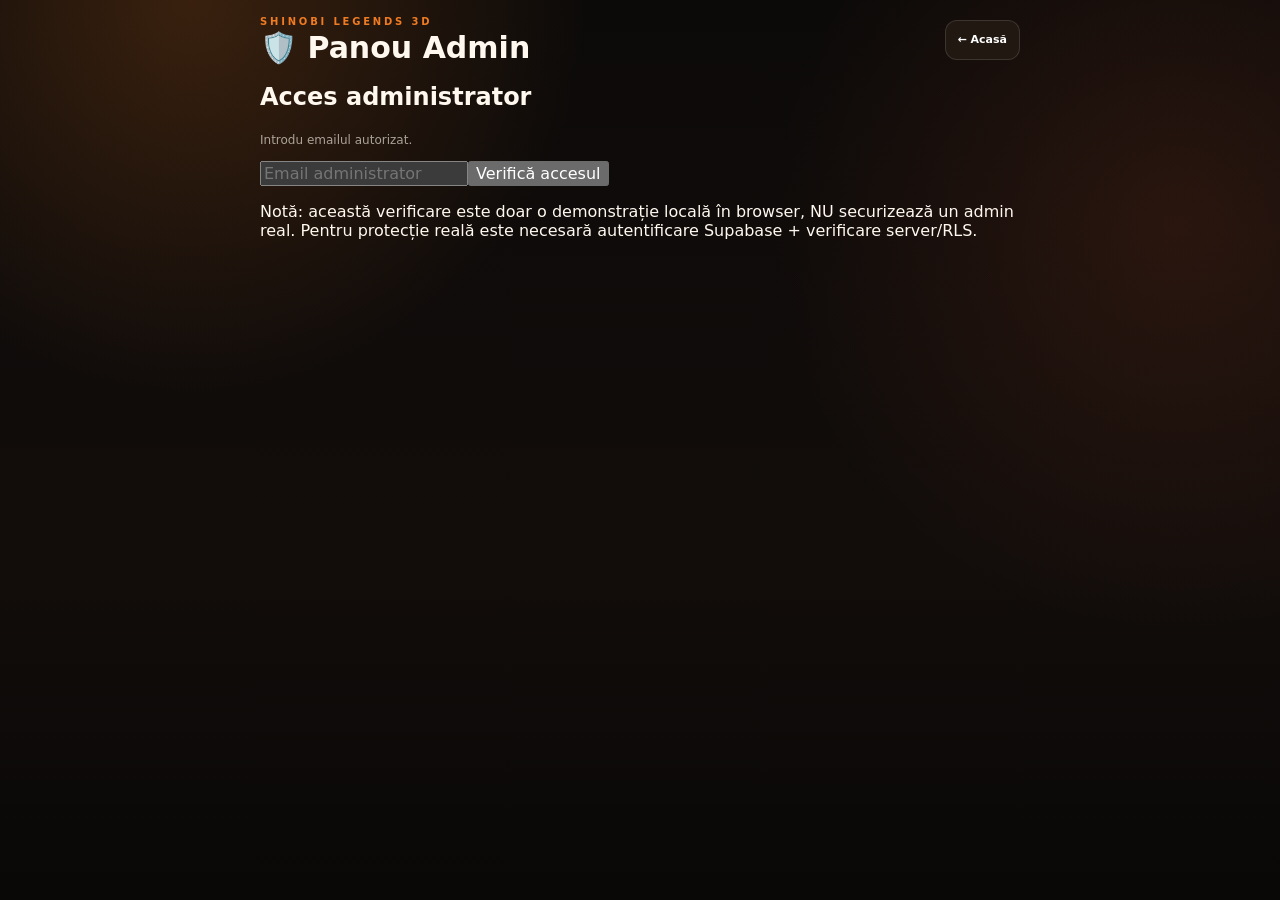
<file: admin.html>
<!doctype html><html lang="ro"><head><meta charset="utf-8"><meta name="viewport" content="width=device-width,initial-scale=1"><title>Panou Admin</title><link rel="stylesheet" href="./style.css"></head><body><main class="app admin-panel"><div class="topbar"><div class="brand"><small>SHINOBI LEGENDS 3D</small><h1>🛡️ Panou Admin</h1></div><a class="quick-tool" href="./index.html">← Acasă</a></div><div class="admin-lock" id="gate"><h2>Acces administrator</h2><p class="muted">Introdu emailul autorizat.</p><input id="email" type="email" placeholder="Email administrator"><button id="login">Verifică accesul</button><p class="admin-warning">Notă: această verificare este doar o demonstrație locală în browser, NU securizează un admin real. Pentru protecție reală este necesară autentificare Supabase + verificare server/RLS.</p></div><section class="admin-content" id="panel" hidden><h2>Bun venit, administrator!</h2><h3>🎵 Muzică meniu</h3><p class="muted">Alege un fișier audio de pe PC (temporar în această sesiune).</p><input id="audioFile" type="file" accept="audio/*"><button id="play">▶ Redă</button><button id="stop">⏹ Oprește</button><audio id="audio" controls style="width:100%;margin-top:12px"></audio><hr><h3>📣 Anunț</h3><textarea id="announcement" rows="3" placeholder="Scrie anunțul..."></textarea><button id="saveAnnouncement">Salvează local</button><p id="saved" class="muted"></p><p class="admin-warning">Setările și anunțurile sunt salvate doar pe acest browser. Nu se sincronizează cu ceilalți jucători fără backend.</p></section></main><script>const allowed='alexandrujoanta6@gmail.com';document.getElementById('login').onclick=()=>{if(document.getElementById('email').value.trim().toLowerCase()===allowed){document.getElementById('gate').hidden=true;document.getElementById('panel').hidden=false;}else alert('Email neautorizat');};const audio=document.getElementById('audio');document.getElementById('audioFile').onchange=e=>{const f=e.target.files[0];if(f)audio.src=URL.createObjectURL(f)};document.getElementById('play').onclick=()=>audio.play();document.getElementById('stop').onclick=()=>{audio.pause();audio.currentTime=0};document.getElementById('saveAnnouncement').onclick=()=>{localStorage.setItem('shinobiAnnouncement',document.getElementById('announcement').value);document.getElementById('saved').textContent='Anunț salvat local.'};</script></body></html>
</file>
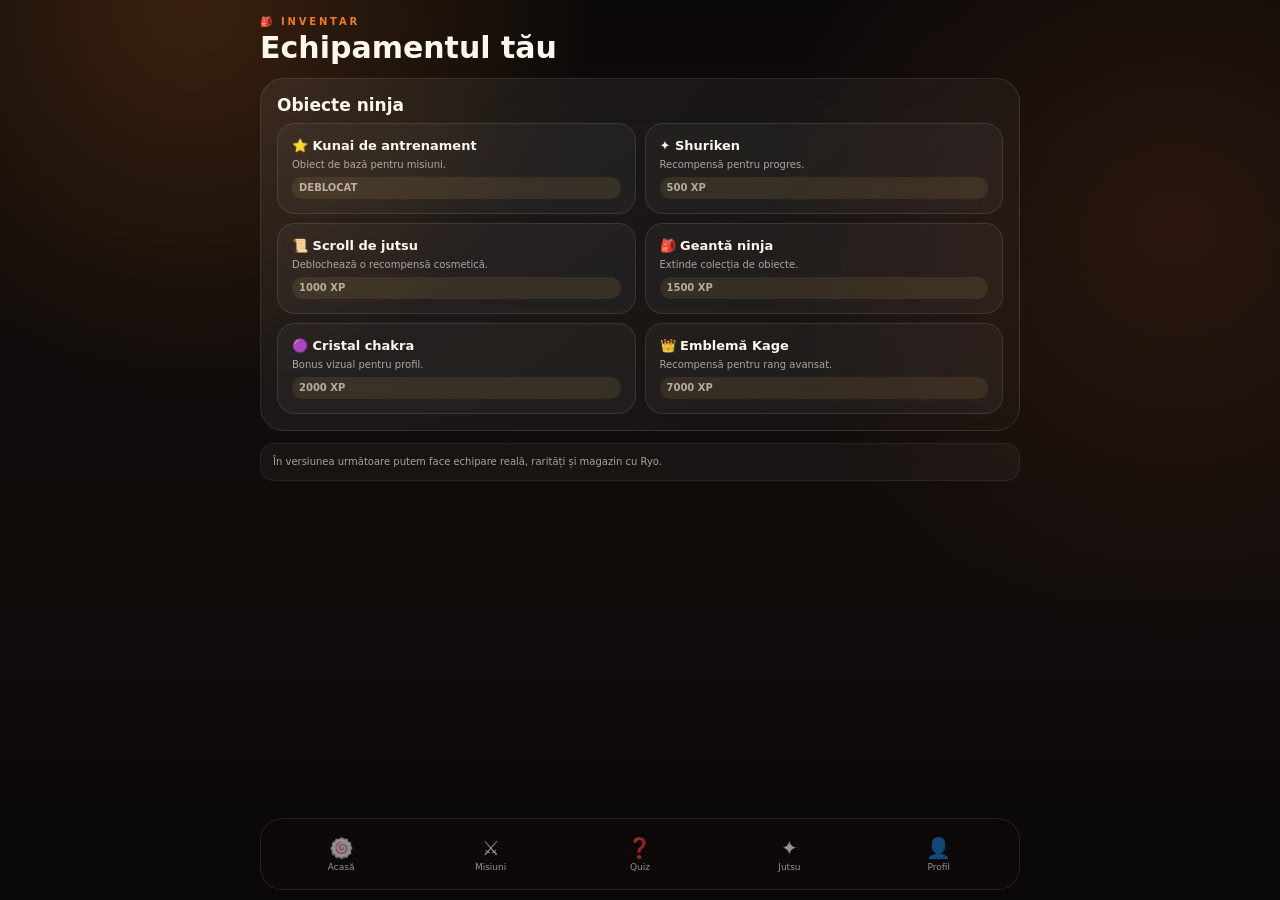
<file: inventory.html>
<!doctype html>
<html lang="ro">
<head>
<meta charset="utf-8">
<meta name="viewport" content="width=device-width,initial-scale=1,maximum-scale=1,user-scalable=no,viewport-fit=cover">
<meta name="theme-color" content="#0c0a09">
<meta name="apple-mobile-web-app-capable" content="yes">
<title>Inventar Ninja</title>
<link rel="manifest" href="./manifest.json">
<link rel="apple-touch-icon" href="./apple-touch-icon.png">
<link rel="stylesheet" href="./style.css?v=9">
</head>
<body>
<main class="app">
  <header class="topbar">
    <div class="brand"><small>🎒 INVENTAR</small><h1>Echipamentul tău</h1></div>
  </header>

  <section class="card">
    <h3>Obiecte ninja</h3>
    <div class="jutsu-grid">
      <div class="jutsu"><strong>⭐ Kunai de antrenament</strong><span>Obiect de bază pentru misiuni.</span><span class="rank-chip">DEBLOCAT</span></div>
      <div class="jutsu"><strong>✦ Shuriken</strong><span>Recompensă pentru progres.</span><span class="rank-chip">500 XP</span></div>
      <div class="jutsu"><strong>📜 Scroll de jutsu</strong><span>Deblochează o recompensă cosmetică.</span><span class="rank-chip">1000 XP</span></div>
      <div class="jutsu"><strong>🎒 Geantă ninja</strong><span>Extinde colecția de obiecte.</span><span class="rank-chip">1500 XP</span></div>
      <div class="jutsu"><strong>🟣 Cristal chakra</strong><span>Bonus vizual pentru profil.</span><span class="rank-chip">2000 XP</span></div>
      <div class="jutsu"><strong>👑 Emblemă Kage</strong><span>Recompensă pentru rang avansat.</span><span class="rank-chip">7000 XP</span></div>
    </div>
  </section>

  <p class="notice">În versiunea următoare putem face echipare reală, rarități și magazin cu Ryo.</p>
</main>

<nav class="bottom-nav">
  <button type="button" class="nav-item" data-page="index.html"><span class="nav-icon">🍥</span><span>Acasă</span></button>
  <button type="button" class="nav-item" data-page="missions.html"><span class="nav-icon">⚔️</span><span>Misiuni</span></button>
  <button type="button" class="nav-item" data-page="quiz.html"><span class="nav-icon">❓</span><span>Quiz</span></button>
  <button type="button" class="nav-item" data-page="jutsu.html"><span class="nav-icon">✦</span><span>Jutsu</span></button>
  <button type="button" class="nav-item" data-page="profile.html"><span class="nav-icon">👤</span><span>Profil</span></button>
</nav>
<script src="./app.js?v=9"></script>
</body>
</html>
</file>
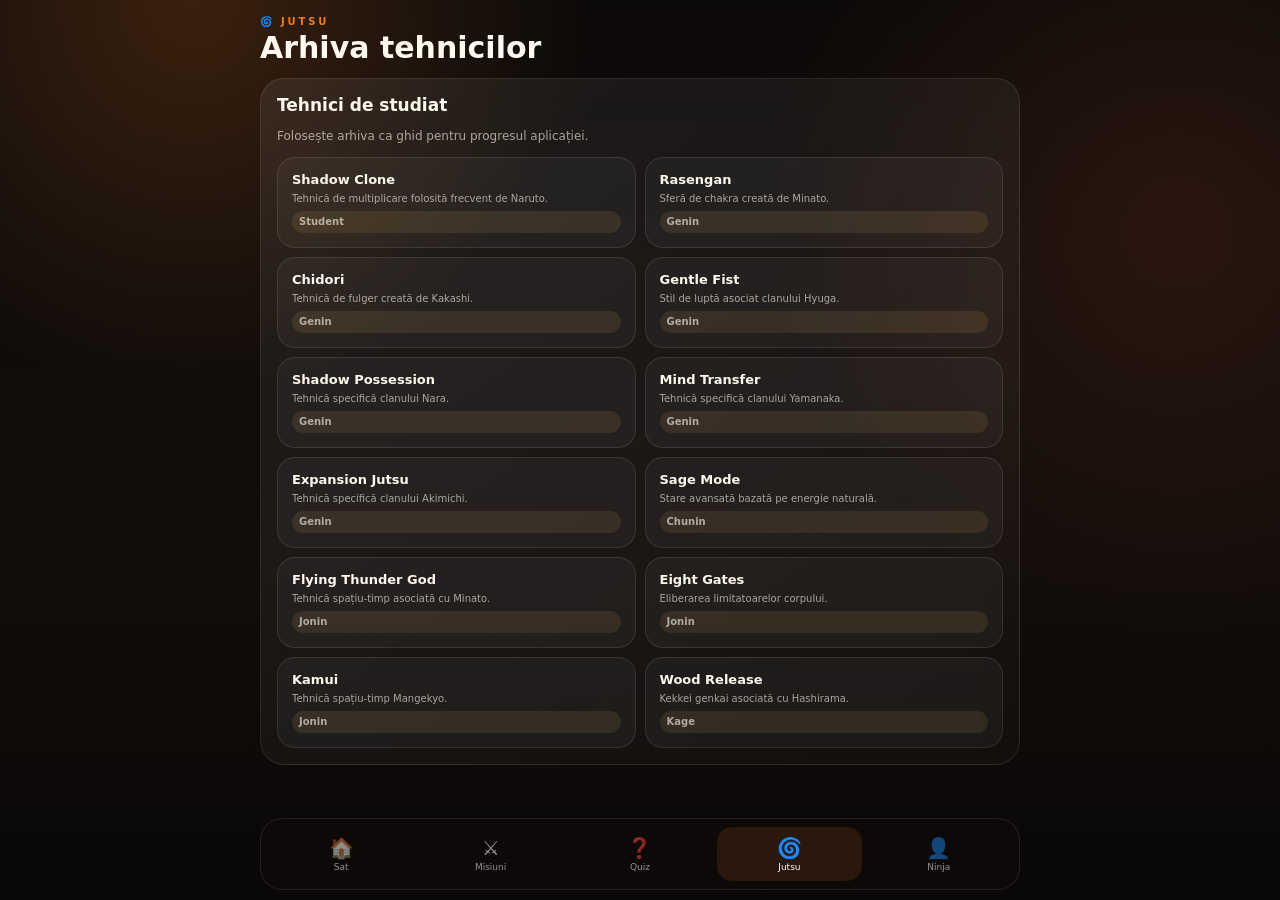
<file: jutsu.html>
<!doctype html>
<html lang="ro">
<head>
<meta charset="utf-8">
<meta name="viewport" content="width=device-width,initial-scale=1,maximum-scale=1,user-scalable=no,viewport-fit=cover">
<meta name="theme-color" content="#0c0a09">
<meta name="apple-mobile-web-app-capable" content="yes">
<meta name="apple-mobile-web-app-status-bar-style" content="black-translucent">
<meta name="apple-mobile-web-app-title" content="Naruto Quiz">
<title>Jutsu</title>
<link rel="manifest" href="./manifest.json">
<link rel="apple-touch-icon" href="./apple-touch-icon.png">
<link rel="stylesheet" href="./style.css?v=9">
</head>
<body>

<main class="app">
  <header class="topbar"><div class="brand"><small>🌀 JUTSU</small><h1>Arhiva tehnicilor</h1></div></header>
  <section class="card">
    <h3>Tehnici de studiat</h3>
    <p class="muted">Folosește arhiva ca ghid pentru progresul aplicației.</p>
    <div class="jutsu-grid" id="jutsuGrid"></div>
  </section>
</main>

<script>
document.addEventListener("DOMContentLoaded",()=>{
  const list=[
    ["Shadow Clone","Tehnică de multiplicare folosită frecvent de Naruto.","Student"],
    ["Rasengan","Sferă de chakra creată de Minato.","Genin"],
    ["Chidori","Tehnică de fulger creată de Kakashi.","Genin"],
    ["Gentle Fist","Stil de luptă asociat clanului Hyuga.","Genin"],
    ["Shadow Possession","Tehnică specifică clanului Nara.","Genin"],
    ["Mind Transfer","Tehnică specifică clanului Yamanaka.","Genin"],
    ["Expansion Jutsu","Tehnică specifică clanului Akimichi.","Genin"],
    ["Sage Mode","Stare avansată bazată pe energie naturală.","Chunin"],
    ["Flying Thunder God","Tehnică spațiu-timp asociată cu Minato.","Jonin"],
    ["Eight Gates","Eliberarea limitatoarelor corpului.","Jonin"],
    ["Kamui","Tehnică spațiu-timp Mangekyo.","Jonin"],
    ["Wood Release","Kekkei genkai asociată cu Hashirama.","Kage"]
  ];
  const grid=document.getElementById("jutsuGrid");
  list.forEach(x=>{
    const d=document.createElement("div");d.className="jutsu";
    d.innerHTML="<strong>"+x[0]+"</strong><span>"+x[1]+"</span><span class='rank-chip'>"+x[2]+"</span>";
    grid.appendChild(d);
  });
});
</script>


<nav class="bottom-nav">
  <button type="button" class="nav-item " data-page="index.html"><span class="nav-icon">🏠</span><span>Sat</span></button>
  <button type="button" class="nav-item " data-page="missions.html"><span class="nav-icon">⚔️</span><span>Misiuni</span></button>
  <button type="button" class="nav-item " data-page="quiz.html"><span class="nav-icon">❓</span><span>Quiz</span></button>
  <button type="button" class="nav-item active" data-page="jutsu.html"><span class="nav-icon">🌀</span><span>Jutsu</span></button>
  <button type="button" class="nav-item " data-page="profile.html"><span class="nav-icon">👤</span><span>Ninja</span></button>
</nav>

<script src="./app.js?v=9"></script>
</body>
</html>
</file>
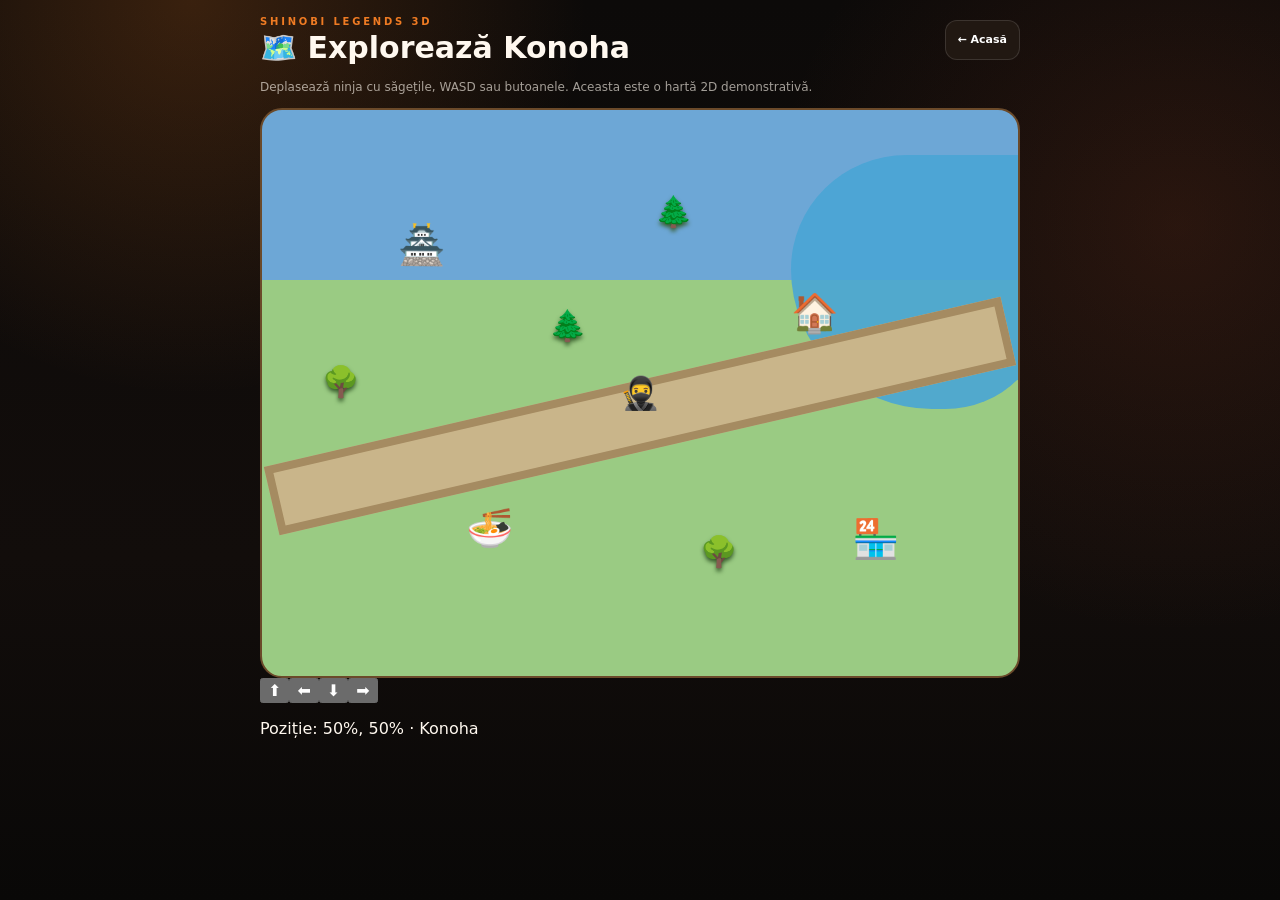
<file: map.html>
<!doctype html><html lang="ro"><head><meta charset="utf-8"><meta name="viewport" content="width=device-width,initial-scale=1"><title>Explorează Konoha</title><link rel="stylesheet" href="./style.css"></head><body><main class="app explore-wrap"><div class="topbar"><div class="brand"><small>SHINOBI LEGENDS 3D</small><h1>🗺️ Explorează Konoha</h1></div><a class="quick-tool" href="./index.html">← Acasă</a></div><p class="muted">Deplasează ninja cu săgețile, WASD sau butoanele. Aceasta este o hartă 2D demonstrativă.</p><div class="explore-map" id="map"><div class="map-water"></div><div class="map-road"></div><span class="map-building" style="left:18%;top:20%">🏯</span><span class="map-building" style="left:70%;top:32%">🏠</span><span class="map-building" style="left:27%;top:70%">🍜</span><span class="map-building" style="left:78%;top:72%">🏪</span><span class="map-tree" style="left:8%;top:45%">🌳</span><span class="map-tree" style="left:52%;top:15%">🌲</span><span class="map-tree" style="left:58%;top:75%">🌳</span><span class="map-tree" style="left:38%;top:35%">🌲</span><span id="player" class="player-token">🥷</span></div><div class="map-controls"><button data-move="up">⬆️</button><button data-move="left">⬅️</button><button data-move="down">⬇️</button><button data-move="right">➡️</button></div><p class="map-note" id="coords">Poziție: 50%, 50% · Konoha</p></main><script>let x=50,y=50;const p=document.getElementById('player'),c=document.getElementById('coords');function move(dx,dy){x=Math.max(4,Math.min(96,x+dx));y=Math.max(5,Math.min(95,y+dy));p.style.left=x+'%';p.style.top=y+'%';c.textContent='Poziție: '+Math.round(x)+'%, '+Math.round(y)+'% · Konoha'}document.querySelectorAll('[data-move]').forEach(b=>b.onclick=()=>{let d=b.dataset.move;move(d==='left'?-3:d==='right'?3:0,d==='up'?-3:d==='down'?3:0)});document.addEventListener('keydown',e=>{let k=e.key.toLowerCase();if(['arrowup','w'].includes(k))move(0,-2);if(['arrowdown','s'].includes(k))move(0,2);if(['arrowleft','a'].includes(k))move(-2,0);if(['arrowright','d'].includes(k))move(2,0)});</script></body></html>
</file>
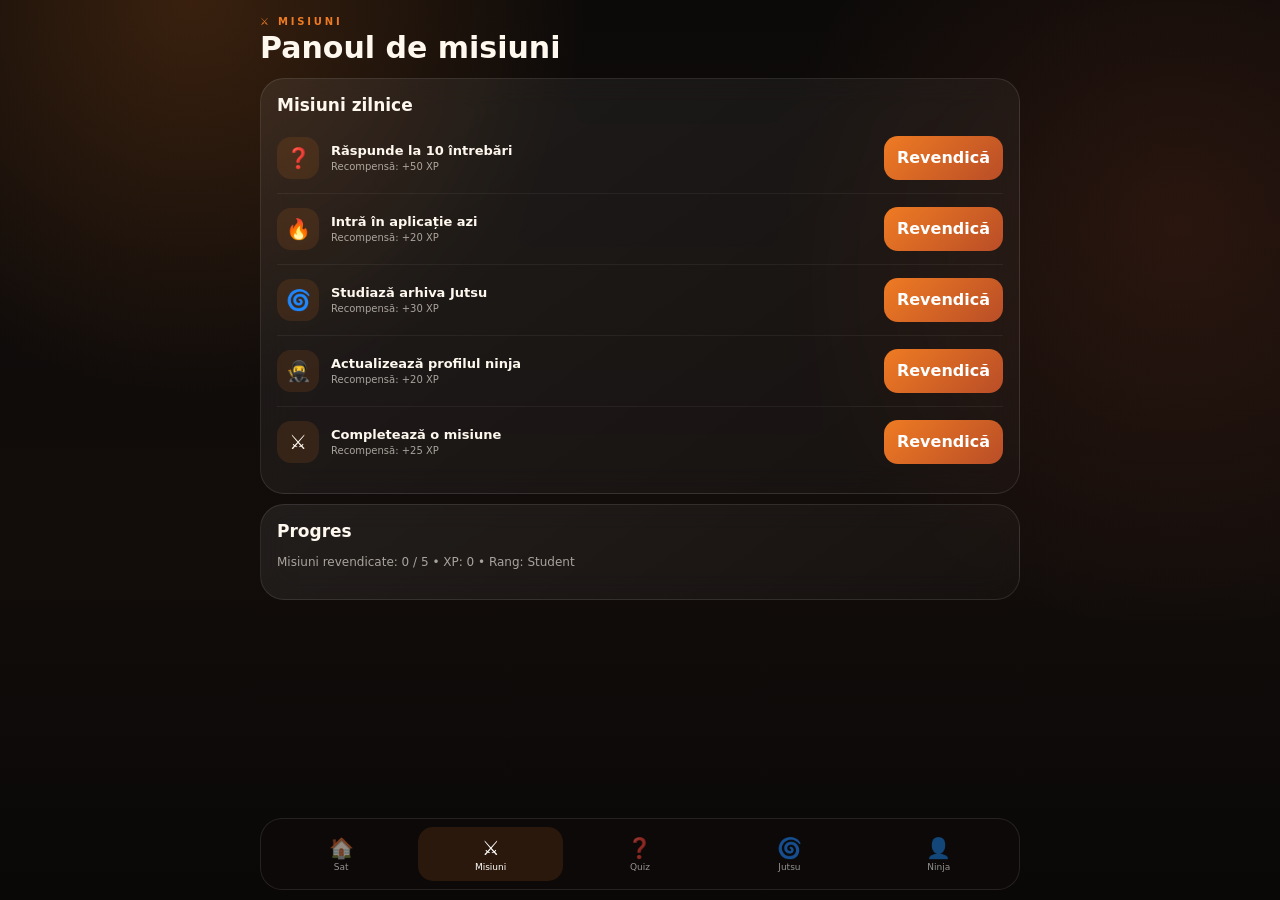
<file: missions.html>
<!doctype html>
<html lang="ro">
<head>
<meta charset="utf-8">
<meta name="viewport" content="width=device-width,initial-scale=1,maximum-scale=1,user-scalable=no,viewport-fit=cover">
<meta name="theme-color" content="#0c0a09">
<meta name="apple-mobile-web-app-capable" content="yes">
<meta name="apple-mobile-web-app-status-bar-style" content="black-translucent">
<meta name="apple-mobile-web-app-title" content="Naruto Quiz">
<title>Misiuni Ninja</title>
<link rel="manifest" href="./manifest.json">
<link rel="apple-touch-icon" href="./apple-touch-icon.png">
<link rel="stylesheet" href="./style.css?v=9">
</head>
<body>

<main class="app">
  <header class="topbar"><div class="brand"><small>⚔️ MISIUNI</small><h1>Panoul de misiuni</h1></div></header>
  <section class="card"><h3>Misiuni zilnice</h3><div id="missionList"></div></section>
  <section class="card"><h3>Progres</h3><p class="muted" id="missionStats"></p></section>
</main>

<script>
document.addEventListener("DOMContentLoaded",()=>{
  const missions=[
    {icon:"❓",title:"Răspunde la 10 întrebări",reward:50},
    {icon:"🔥",title:"Intră în aplicație azi",reward:20},
    {icon:"🌀",title:"Studiază arhiva Jutsu",reward:30},
    {icon:"🥷",title:"Actualizează profilul ninja",reward:20},
    {icon:"⚔️",title:"Completează o misiune",reward:25}
  ];
  const box=document.getElementById("missionList");
  let done={};try{done=JSON.parse(localStorage.getItem("ninjaDailyMissions")||"{}")}catch(e){}
  function update(){
    const p=NinjaApp.getProfile();
    document.getElementById("missionStats").textContent="Misiuni revendicate: "+Object.keys(done).filter(k=>done[k]).length+" / "+missions.length+" • XP: "+p.xp+" • Rang: "+p.rank;
  }
  missions.forEach((m,i)=>{
    const row=document.createElement("div");row.className="mission";
    row.innerHTML='<div class="mission-icon">'+m.icon+'</div><div class="mission-copy"><strong>'+m.title+'</strong><span>Recompensă: +'+m.reward+' XP</span></div><button class="'+(done[i]?'ghost-btn':'primary-btn')+'" type="button">'+(done[i]?'Gata ✓':'Revendică')+'</button>';
    const b=row.querySelector("button");b.disabled=!!done[i];
    b.addEventListener("click",()=>{
      if(done[i])return;
      done[i]=true;localStorage.setItem("ninjaDailyMissions",JSON.stringify(done));
      const p=NinjaApp.getProfile();p.xp+=m.reward;p.rank=NinjaApp.rankFromXP(p.xp);p.missionsDone=(p.missionsDone||0)+1;NinjaApp.saveProfile(p);
      b.textContent="Gata ✓";b.className="ghost-btn";b.disabled=true;update();
    });
    box.appendChild(row);
  });
  update();
});
</script>


<nav class="bottom-nav">
  <button type="button" class="nav-item " data-page="index.html"><span class="nav-icon">🏠</span><span>Sat</span></button>
  <button type="button" class="nav-item active" data-page="missions.html"><span class="nav-icon">⚔️</span><span>Misiuni</span></button>
  <button type="button" class="nav-item " data-page="quiz.html"><span class="nav-icon">❓</span><span>Quiz</span></button>
  <button type="button" class="nav-item " data-page="jutsu.html"><span class="nav-icon">🌀</span><span>Jutsu</span></button>
  <button type="button" class="nav-item " data-page="profile.html"><span class="nav-icon">👤</span><span>Ninja</span></button>
</nav>

<script src="./app.js?v=9"></script>
</body>
</html>
</file>
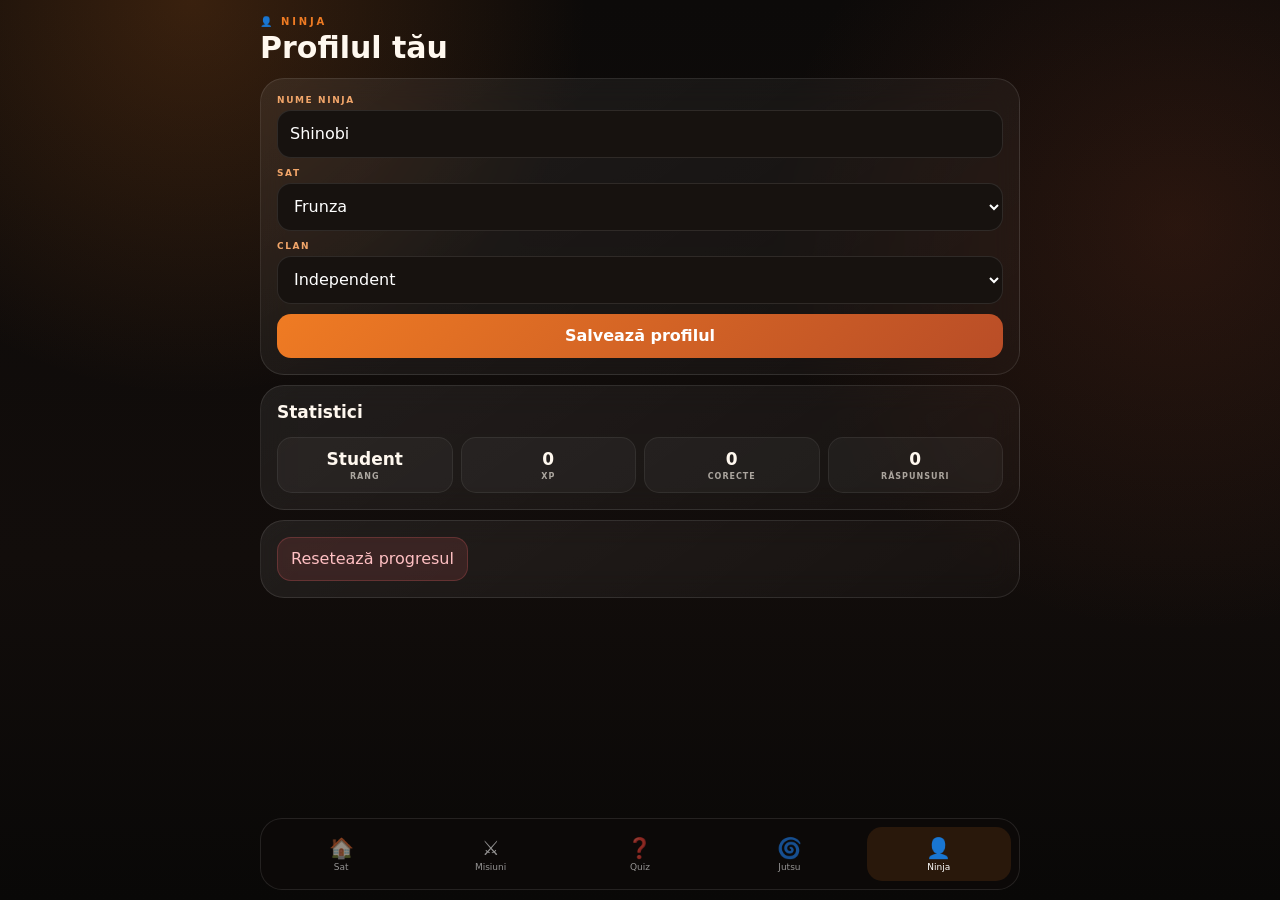
<file: profile.html>
<!doctype html>
<html lang="ro">
<head>
<meta charset="utf-8">
<meta name="viewport" content="width=device-width,initial-scale=1,maximum-scale=1,user-scalable=no,viewport-fit=cover">
<meta name="theme-color" content="#0c0a09">
<meta name="apple-mobile-web-app-capable" content="yes">
<meta name="apple-mobile-web-app-status-bar-style" content="black-translucent">
<meta name="apple-mobile-web-app-title" content="Naruto Quiz">
<title>Profil Ninja</title>
<link rel="manifest" href="./manifest.json">
<link rel="apple-touch-icon" href="./apple-touch-icon.png">
<link rel="stylesheet" href="./style.css?v=9">
</head>
<body>

<main class="app">
  <header class="topbar"><div class="brand"><small>👤 NINJA</small><h1>Profilul tău</h1></div></header>

  <section class="card">
    <div class="profile-form">
      <div class="field"><label>NUME NINJA</label><input id="ninjaName" maxlength="24" placeholder="Shinobi"></div>
      <div class="field"><label>SAT</label>
        <select id="village"><option>Frunza</option><option>Nisip</option><option>Ceață</option><option>Nor</option><option>Piatră</option><option>Ploaie</option></select>
      </div>
      <div class="field"><label>CLAN</label>
        <select id="clan"><option>Independent</option><option>Uzumaki</option><option>Uchiha</option><option>Hyuga</option><option>Nara</option><option>Yamanaka</option><option>Akimichi</option><option>Aburame</option><option>Inuzuka</option></select>
      </div>
      <button id="saveProfile" class="primary-btn" type="button">Salvează profilul</button>
    </div>
  </section>

  <section class="card">
    <h3>Statistici</h3>
    <div class="stats">
      <div class="stat"><strong id="pRank">Student</strong><span>RANG</span></div>
      <div class="stat"><strong id="pXP">0</strong><span>XP</span></div>
      <div class="stat"><strong id="pCorrect">0</strong><span>CORECTE</span></div>
      <div class="stat"><strong id="pAnswered">0</strong><span>RĂSPUNSURI</span></div>
    </div>
  </section>

  <section class="card"><button id="resetProfile" class="danger-btn" type="button">Resetează progresul</button></section>
</main>

<script>
document.addEventListener("DOMContentLoaded",()=>{
  const n=document.getElementById("ninjaName"),v=document.getElementById("village"),c=document.getElementById("clan");
  function load(){
    const p=NinjaApp.getProfile();
    n.value=p.ninjaName;v.value=p.village;c.value=p.clan;
    document.getElementById("pRank").textContent=p.rank;
    document.getElementById("pXP").textContent=p.xp;
    document.getElementById("pCorrect").textContent=p.quizCorrect||0;
    document.getElementById("pAnswered").textContent=p.quizAnswered||0;
  }
  document.getElementById("saveProfile").addEventListener("click",()=>{
    const p=NinjaApp.getProfile();
    p.ninjaName=n.value.trim()||"Shinobi";p.village=v.value;p.clan=c.value;
    NinjaApp.saveProfile(p);alert("Profil salvat 🥷");load();
  });
  document.getElementById("resetProfile").addEventListener("click",()=>{
    if(confirm("Resetezi tot progresul?")){
      localStorage.removeItem("ninjaProfile");
      localStorage.removeItem("ninjaDailyMissions");
      load();
    }
  });
  load();
});
</script>


<nav class="bottom-nav">
  <button type="button" class="nav-item " data-page="index.html"><span class="nav-icon">🏠</span><span>Sat</span></button>
  <button type="button" class="nav-item " data-page="missions.html"><span class="nav-icon">⚔️</span><span>Misiuni</span></button>
  <button type="button" class="nav-item " data-page="quiz.html"><span class="nav-icon">❓</span><span>Quiz</span></button>
  <button type="button" class="nav-item " data-page="jutsu.html"><span class="nav-icon">🌀</span><span>Jutsu</span></button>
  <button type="button" class="nav-item active" data-page="profile.html"><span class="nav-icon">👤</span><span>Ninja</span></button>
</nav>

<script src="./app.js?v=9"></script>
</body>
</html>
</file>
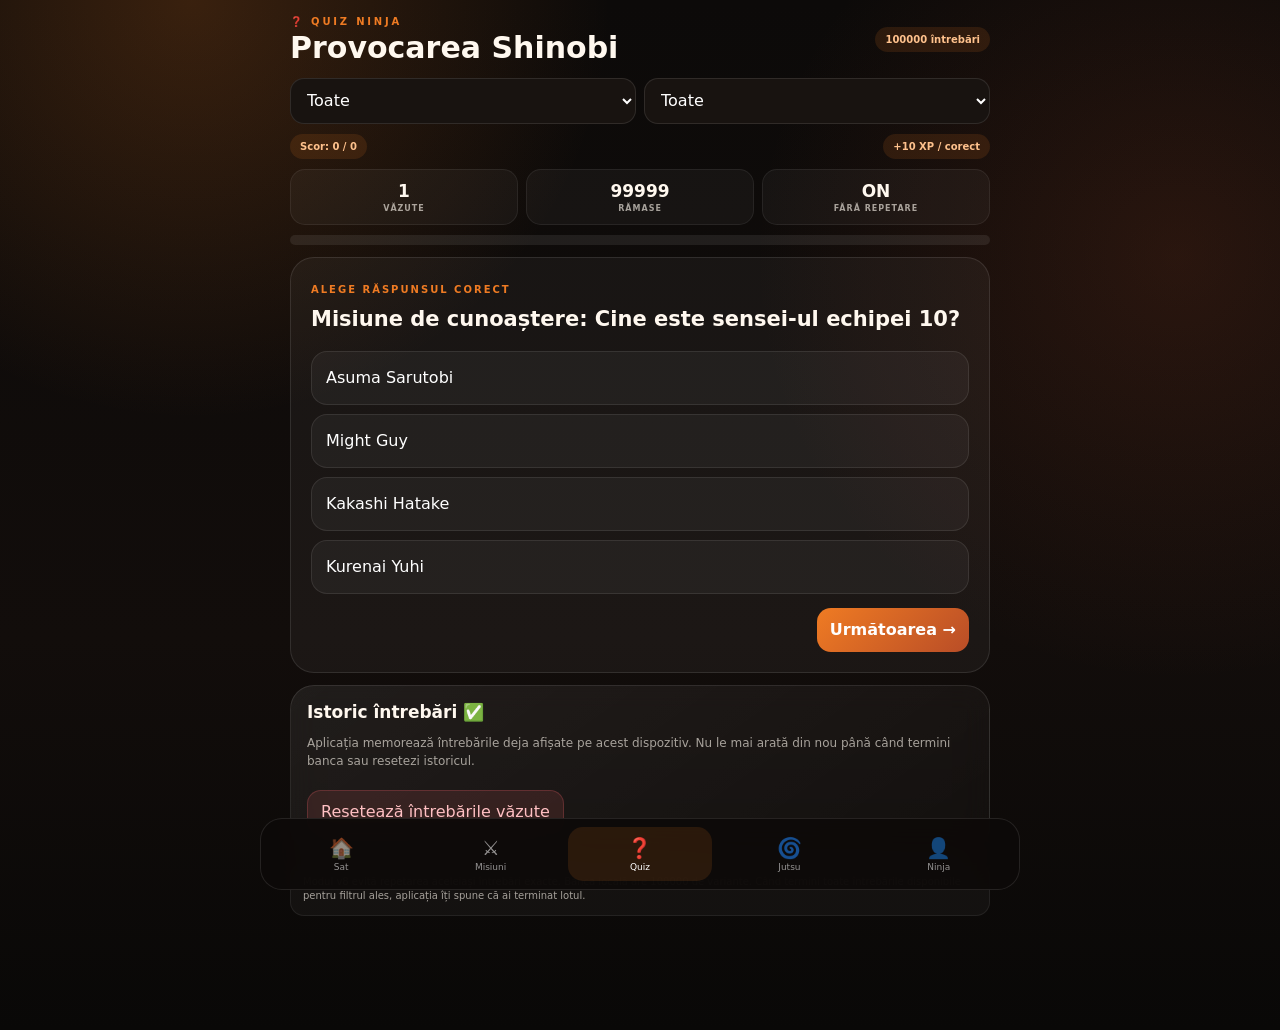
<file: quiz.html>
<!doctype html>
<html lang="ro">
<head>
<meta charset="utf-8">
<meta name="viewport" content="width=device-width,initial-scale=1,maximum-scale=1,user-scalable=no,viewport-fit=cover">
<meta name="theme-color" content="#0c0a09">
<meta name="apple-mobile-web-app-capable" content="yes">
<meta name="apple-mobile-web-app-status-bar-style" content="black-translucent">
<meta name="apple-mobile-web-app-title" content="Naruto Quiz">
<title>Quiz Ninja</title>
<link rel="manifest" href="./manifest.json">
<link rel="apple-touch-icon" href="./apple-touch-icon.png">
<link rel="stylesheet" href="./style.css?v=9">
</head>
<body>

<main class="app quiz-shell">
  <header class="topbar">
    <div class="brand"><small>❓ QUIZ NINJA</small><h1>Provocarea Shinobi</h1></div>
    <div class="quiz-badge"><span id="bankCount">0</span> întrebări</div>
  </header>

  <div class="filters">
    <select id="categoryFilter" class="select"></select>
    <select id="difficultyFilter" class="select">
      <option>Toate</option><option>Ușor</option><option>Mediu</option><option>Greu</option>
    </select>
  </div>

  <div class="quiz-top">
    <span class="quiz-badge">Scor: <strong id="quizScore">0 / 0</strong></span>
    <span class="quiz-badge">+10 XP / corect</span>
  </div>

  <div
    style="
      display:grid;
      grid-template-columns:repeat(3,minmax(0,1fr));
      gap:8px;
      margin-bottom:10px
    "
  >
    <div class="stat">
      <strong id="seenCount">0</strong>
      <span>VĂZUTE</span>
    </div>

    <div class="stat">
      <strong id="remainingCount">0</strong>
      <span>RĂMASE</span>
    </div>

    <div class="stat">
      <strong id="uniqueMode">ON</strong>
      <span>FĂRĂ REPETARE</span>
    </div>
  </div>

  <div class="progress"><div id="quizProgress"></div></div>

  <section class="question-card" style="margin-top:12px">
    <span class="kicker">ALEGE RĂSPUNSUL CORECT</span>
    <h2 id="questionText">Se încarcă...</h2>
    <div id="answers" class="answers"></div>
    <div class="quiz-footer">
      <div id="quizMessage" class="quiz-message"></div>
      <button id="nextQuestion" class="primary-btn" type="button">Următoarea →</button>
    </div>
  </section>

  <section class="card" style="margin-top:12px">
    <h3>Istoric întrebări ✅</h3>

    <p class="muted">
      Aplicația memorează întrebările deja afișate pe acest dispozitiv.
      Nu le mai arată din nou până când termini banca sau resetezi istoricul.
    </p>

    <button
      id="resetQuestionHistory"
      class="danger-btn"
      type="button"
      style="margin-top:8px"
    >
      Resetează întrebările văzute
    </button>
  </section>

  <p class="notice">
    Modul v8 evită repetarea aceleiași întrebări exacte. Banca locală are 100000 de variante.
    Când termini toate întrebările disponibile pentru filtrul ales, aplicația îți spune că ai terminat lotul.
  </p>
</main>
<script src="./questions.js?v=9"></script>
<script src="./quiz.js?v=9"></script>


<nav class="bottom-nav">
  <button type="button" class="nav-item " data-page="index.html"><span class="nav-icon">🏠</span><span>Sat</span></button>
  <button type="button" class="nav-item " data-page="missions.html"><span class="nav-icon">⚔️</span><span>Misiuni</span></button>
  <button type="button" class="nav-item active" data-page="quiz.html"><span class="nav-icon">❓</span><span>Quiz</span></button>
  <button type="button" class="nav-item " data-page="jutsu.html"><span class="nav-icon">🌀</span><span>Jutsu</span></button>
  <button type="button" class="nav-item " data-page="profile.html"><span class="nav-icon">👤</span><span>Ninja</span></button>
</nav>

<script src="./app.js?v=9"></script>
</body>
</html>
</file>
<file: style.css>
:root{
  --bg:#0c0a09;
  --panel:#17120f;
  --panel2:#211812;
  --line:rgba(255,255,255,.10);
  --text:#fff8ef;
  --muted:rgba(255,248,239,.62);
  --accent:#ef7b23;
  --accent2:#b94d27;
  --gold:#f0c765;
  --green:#5fd68a;
  --red:#ee6269;
}
*{box-sizing:border-box}
html{background:var(--bg);color-scheme:dark}
body{
  margin:0;
  min-height:100vh;
  min-height:100dvh;
  color:var(--text);
  background:
    radial-gradient(circle at 15% 0%,rgba(239,123,35,.20),transparent 28%),
    radial-gradient(circle at 92% 25%,rgba(185,77,39,.16),transparent 30%),
    linear-gradient(180deg,#0c0a09,#120d0b 62%,#090807);
  font-family:Inter,system-ui,-apple-system,BlinkMacSystemFont,"Segoe UI",sans-serif;
  -webkit-tap-highlight-color:transparent;
}
button,input,select{font:inherit}
button{touch-action:manipulation}
a{color:inherit}
.app{
  width:min(calc(100% - 24px),760px);
  margin:0 auto;
  padding:calc(env(safe-area-inset-top) + 16px) 0 calc(104px + env(safe-area-inset-bottom));
}
.topbar{
  display:flex;align-items:center;justify-content:space-between;gap:12px;margin-bottom:14px
}
.brand{min-width:0}
.brand small{
  display:block;color:var(--accent);font-size:10px;font-weight:900;letter-spacing:2.8px
}
.brand h1{margin:5px 0 0;font-size:30px;line-height:1.05}
.hero,.card{
  border:1px solid var(--line);
  border-radius:24px;
  background:linear-gradient(145deg,rgba(255,255,255,.07),rgba(255,255,255,.025));
  backdrop-filter:blur(14px);
  -webkit-backdrop-filter:blur(14px);
}
.hero{position:relative;overflow:hidden;padding:20px}
.hero:before{
  content:"";position:absolute;width:180px;height:180px;right:-80px;top:-85px;border-radius:50%;
  background:rgba(239,123,35,.18);filter:blur(12px)
}
.kicker{color:var(--accent);font-size:10px;font-weight:900;letter-spacing:2px}
.hero h2{margin:8px 0 7px;font-size:26px}
.hero p{margin:0;color:var(--muted);line-height:1.55}
.install-btn,.primary-btn,.ghost-btn,.danger-btn{
  border:0;border-radius:14px;min-height:44px;padding:10px 13px;cursor:pointer
}
.install-btn,.primary-btn{
  background:linear-gradient(135deg,var(--accent),var(--accent2));
  color:white;font-weight:800
}
.ghost-btn{background:rgba(255,255,255,.07);color:white}
.danger-btn{
  background:rgba(238,98,105,.13);color:#ffc0c3;border:1px solid rgba(238,98,105,.24)
}
.stats{
  display:grid;grid-template-columns:repeat(4,minmax(0,1fr));gap:8px;margin-top:15px
}
.stat{
  padding:11px 8px;border:1px solid rgba(255,255,255,.07);border-radius:15px;
  background:rgba(255,255,255,.04);text-align:center
}
.stat strong{display:block;font-size:17px}
.stat span{display:block;margin-top:3px;color:var(--muted);font-size:8px;font-weight:800;letter-spacing:1px}
.section-title{
  display:flex;align-items:flex-end;justify-content:space-between;gap:12px;margin:20px 2px 9px
}
.section-title h2{margin:0;font-size:20px}
.section-title span{color:var(--muted);font-size:10px}
.grid{display:grid;grid-template-columns:repeat(2,minmax(0,1fr));gap:10px}
.action-card{
  display:block;padding:15px;border:1px solid var(--line);border-radius:20px;
  background:rgba(255,255,255,.045);text-decoration:none
}
.action-card .icon{font-size:28px}
.action-card strong{display:block;margin-top:8px;font-size:14px}
.action-card span{display:block;margin-top:4px;color:var(--muted);font-size:10px;line-height:1.4}
.card{padding:16px;margin-top:10px}
.card h3{margin:0 0 8px;font-size:17px}
.muted{color:var(--muted);font-size:12px;line-height:1.5}
.progress{height:10px;overflow:hidden;border-radius:999px;background:rgba(255,255,255,.08)}
.progress>div{
  height:100%;width:0%;border-radius:inherit;background:linear-gradient(90deg,var(--accent2),var(--accent),var(--gold));
  transition:width .35s ease
}
.bottom-nav{
  position:fixed;left:50%;transform:translateX(-50%);
  bottom:calc(10px + env(safe-area-inset-bottom));z-index:1000;
  width:min(calc(100% - 20px),760px);
  display:grid;grid-template-columns:repeat(5,1fr);gap:5px;padding:8px;
  border:1px solid rgba(255,255,255,.10);border-radius:22px;
  background:rgba(13,10,9,.94);backdrop-filter:blur(16px);-webkit-backdrop-filter:blur(16px)
}
.nav-item{
  min-width:0;min-height:54px;padding:6px 2px;border:0;border-radius:15px;background:transparent;
  color:rgba(255,255,255,.56);font-size:9px;cursor:pointer
}
.nav-item span{display:block}
.nav-item .nav-icon{font-size:20px;margin-bottom:2px}
.nav-item.active{background:rgba(239,123,35,.13);color:white}
.quiz-shell{max-width:700px;margin:0 auto}
.quiz-top{display:flex;align-items:center;justify-content:space-between;gap:10px;margin-bottom:10px}
.quiz-badge{
  padding:7px 10px;border-radius:999px;background:rgba(239,123,35,.13);
  color:#ffc28d;font-size:10px;font-weight:900
}
.filters{display:grid;grid-template-columns:repeat(2,minmax(0,1fr));gap:8px;margin-bottom:10px}
.select{
  width:100%;min-height:46px;padding:10px 12px;border:1px solid var(--line);
  border-radius:14px;background:#181310;color:white;outline:none
}
.question-card{
  padding:20px;border:1px solid var(--line);border-radius:24px;background:rgba(255,255,255,.045)
}
.question-card h2{font-size:21px;line-height:1.35;margin:8px 0 18px}
.answers{display:grid;gap:9px}
.answer{
  width:100%;min-height:54px;padding:12px 14px;border:1px solid rgba(255,255,255,.09);
  border-radius:16px;background:rgba(255,255,255,.045);color:white;text-align:left;cursor:pointer
}
.answer.correct{border-color:rgba(95,214,138,.45);background:rgba(95,214,138,.14)}
.answer.wrong{border-color:rgba(238,98,105,.45);background:rgba(238,98,105,.14)}
.answer:disabled{cursor:default}
.quiz-footer{display:flex;align-items:center;justify-content:space-between;gap:10px;margin-top:14px}
.quiz-message{min-height:20px;color:#ffc7a2;font-size:12px}
.mission{
  display:flex;align-items:center;gap:12px;padding:13px 0;border-bottom:1px solid rgba(255,255,255,.06)
}
.mission:last-child{border-bottom:0}
.mission-icon{
  flex:0 0 42px;width:42px;height:42px;display:grid;place-items:center;border-radius:14px;
  background:rgba(239,123,35,.12);font-size:20px
}
.mission-copy{flex:1;min-width:0}
.mission-copy strong{display:block;font-size:13px}
.mission-copy span{display:block;margin-top:3px;color:var(--muted);font-size:10px}
.profile-form{display:grid;gap:10px}
.field label{display:block;margin-bottom:5px;color:#f2a66a;font-size:9px;font-weight:900;letter-spacing:1.6px}
.field input,.field select{
  width:100%;min-height:48px;padding:11px 12px;border:1px solid var(--line);
  border-radius:14px;background:#17120f;color:white;outline:none;font-size:16px
}
.jutsu-grid{display:grid;grid-template-columns:repeat(2,minmax(0,1fr));gap:9px}
.jutsu{
  padding:14px;border:1px solid var(--line);border-radius:18px;background:rgba(255,255,255,.04)
}
.jutsu strong{display:block;font-size:13px}
.jutsu span{display:block;margin-top:5px;color:var(--muted);font-size:10px;line-height:1.4}
.rank-chip{
  display:inline-block;margin-top:8px;padding:4px 7px;border-radius:999px;
  background:rgba(240,199,101,.10);color:#f4d889;font-size:8px;font-weight:900
}
.notice{
  margin-top:12px;padding:11px 12px;border:1px solid rgba(255,255,255,.07);
  border-radius:14px;background:rgba(255,255,255,.035);color:var(--muted);font-size:10px;line-height:1.45
}
@media(max-width:520px){
  .stats{grid-template-columns:repeat(2,minmax(0,1fr))}
  .grid,.jutsu-grid{grid-template-columns:1fr}
  .brand h1{font-size:27px}
}
@media(max-width:360px){
  .app{width:min(calc(100% - 16px),760px)}
  .bottom-nav{width:calc(100% - 12px)}
  .nav-item{font-size:8px}
  .nav-item .nav-icon{font-size:18px}
}
@media(prefers-reduced-motion:reduce){
  *{scroll-behavior:auto!important;transition:none!important;animation:none!important}
}


/* =========================================================
   PERSONAJ NINJA ANIMAT - HOME v2
========================================================= */

.character-card{
  position:relative;
  overflow:hidden;
  margin-top:14px;
  padding:18px;
  border:1px solid var(--line);
  border-radius:24px;
  background:
    radial-gradient(circle at 50% 20%,rgba(239,123,35,.16),transparent 34%),
    linear-gradient(145deg,rgba(255,255,255,.065),rgba(255,255,255,.025));
}

.character-stage{
  position:relative;
  display:grid;
  place-items:center;
  min-height:250px;
  border-radius:20px;
  background:
    radial-gradient(circle at 50% 72%,rgba(239,123,35,.10),transparent 34%),
    rgba(255,255,255,.025);
  overflow:hidden;
}

.character-aura{
  position:absolute;
  width:150px;
  height:150px;
  border-radius:50%;
  background:rgba(239,123,35,.16);
  filter:blur(24px);
  animation:ninjaAura 2.6s ease-in-out infinite;
}

.character-avatar{
  position:relative;
  z-index:2;
  width:150px;
  height:190px;
  display:grid;
  place-items:center;
  transform-origin:50% 100%;
  animation:ninjaIdle 2.2s ease-in-out infinite;
}

.ninja-head{
  position:absolute;
  top:16px;
  width:88px;
  height:88px;
  border-radius:50%;
  background:linear-gradient(145deg,#f4c39c,#c88962);
  border:3px solid rgba(255,255,255,.18);
  box-shadow:0 9px 24px rgba(0,0,0,.28);
}

.ninja-hair{
  position:absolute;
  top:-9px;
  left:7px;
  right:7px;
  height:38px;
  border-radius:50% 50% 36% 36%;
  background:var(--char-hair,#1d1715);
  clip-path:polygon(0 50%,10% 18%,22% 34%,33% 0,44% 35%,56% 5%,66% 34%,80% 8%,100% 52%,92% 100%,8% 100%);
}

.ninja-band{
  position:absolute;
  left:4px;
  right:4px;
  top:31px;
  height:19px;
  border-radius:8px;
  background:var(--char-band,#343434);
  border:1px solid rgba(255,255,255,.24);
}

.ninja-band::after{
  content:"◉";
  position:absolute;
  left:50%;
  top:50%;
  transform:translate(-50%,-52%);
  color:#ddd;
  font-size:11px;
}

.ninja-eye{
  position:absolute;
  top:56px;
  width:11px;
  height:7px;
  border-radius:50%;
  background:#19130f;
  animation:ninjaBlink 4.5s infinite;
}
.ninja-eye.left{left:25px}
.ninja-eye.right{right:25px}

.ninja-mouth{
  position:absolute;
  left:50%;
  bottom:13px;
  width:18px;
  height:6px;
  transform:translateX(-50%);
  border-bottom:2px solid rgba(72,32,24,.7);
  border-radius:50%;
}

.ninja-body{
  position:absolute;
  top:94px;
  width:104px;
  height:90px;
  border-radius:26px 26px 18px 18px;
  background:linear-gradient(150deg,var(--char-main,#ef7b23),var(--char-dark,#9f3f20));
  border:2px solid rgba(255,255,255,.12);
  box-shadow:0 12px 24px rgba(0,0,0,.25);
}

.ninja-body::before,
.ninja-body::after{
  content:"";
  position:absolute;
  top:14px;
  width:26px;
  height:72px;
  border-radius:14px;
  background:var(--char-dark,#9f3f20);
}
.ninja-body::before{left:-17px;transform:rotate(10deg)}
.ninja-body::after{right:-17px;transform:rotate(-10deg)}

.ninja-emblem{
  position:absolute;
  left:50%;
  top:22px;
  transform:translateX(-50%);
  width:34px;
  height:34px;
  display:grid;
  place-items:center;
  border-radius:50%;
  background:rgba(0,0,0,.20);
  color:white;
  font-size:16px;
}

.character-shadow{
  position:absolute;
  bottom:25px;
  width:120px;
  height:22px;
  border-radius:50%;
  background:rgba(0,0,0,.34);
  filter:blur(7px);
  animation:ninjaShadow 2.2s ease-in-out infinite;
}

.character-bubble{
  position:absolute;
  z-index:5;
  top:12px;
  right:12px;
  width:min(220px,58%);
  padding:10px 12px;
  border:1px solid rgba(255,255,255,.10);
  border-radius:16px 16px 5px 16px;
  background:rgba(15,12,10,.92);
  color:white;
  font-size:11px;
  line-height:1.45;
  opacity:0;
  transform:translateY(6px) scale(.96);
  transition:.24s ease;
  pointer-events:none;
}
.character-bubble.show{
  opacity:1;
  transform:translateY(0) scale(1);
}

.character-info{
  display:flex;
  align-items:center;
  justify-content:space-between;
  gap:12px;
  margin-top:12px;
}
.character-name-wrap{min-width:0}
.character-name-wrap small{
  display:block;
  color:var(--muted);
  font-size:9px;
  font-weight:850;
  letter-spacing:1.4px;
}
.character-name-wrap strong{
  display:block;
  margin-top:3px;
  font-size:19px;
}

.character-actions{
  display:flex;
  flex-wrap:wrap;
  gap:8px;
  margin-top:12px;
}
.character-actions button{
  flex:1 1 120px;
}

.character-picker{
  display:grid;
  grid-template-columns:repeat(3,minmax(0,1fr));
  gap:8px;
  margin-top:12px;
}
.character-choice{
  min-height:72px;
  padding:9px;
  border:1px solid rgba(255,255,255,.08);
  border-radius:16px;
  background:rgba(255,255,255,.035);
  color:white;
  text-align:center;
  cursor:pointer;
}
.character-choice.selected{
  border-color:rgba(239,123,35,.55);
  background:rgba(239,123,35,.10);
  box-shadow:0 0 0 2px rgba(239,123,35,.08);
}
.character-choice span{
  display:block;
  font-size:25px;
}
.character-choice strong{
  display:block;
  margin-top:4px;
  font-size:10px;
}

.character-avatar.talking{
  animation:ninjaTalk .36s ease-in-out infinite alternate;
}
.character-avatar.attack{
  animation:ninjaAttack .55s ease;
}

@keyframes ninjaIdle{
  0%,100%{transform:translateY(0) rotate(-.4deg)}
  50%{transform:translateY(-7px) rotate(.6deg)}
}
@keyframes ninjaAura{
  0%,100%{opacity:.45;transform:scale(.88)}
  50%{opacity:.95;transform:scale(1.12)}
}
@keyframes ninjaShadow{
  0%,100%{transform:scaleX(1);opacity:.34}
  50%{transform:scaleX(.84);opacity:.22}
}
@keyframes ninjaBlink{
  0%,43%,47%,100%{transform:scaleY(1)}
  45%{transform:scaleY(.10)}
}
@keyframes ninjaTalk{
  from{transform:translateY(-2px) rotate(-1deg) scale(1)}
  to{transform:translateY(-5px) rotate(1deg) scale(1.025)}
}
@keyframes ninjaAttack{
  0%{transform:translateX(0) rotate(0)}
  35%{transform:translateX(-18px) rotate(-8deg)}
  70%{transform:translateX(18px) rotate(8deg)}
  100%{transform:translateX(0) rotate(0)}
}

@media(max-width:480px){
  .character-stage{min-height:235px}
  .character-avatar{width:135px;height:178px}
  .character-bubble{width:min(205px,62%);font-size:10px}
  .character-picker{grid-template-columns:repeat(2,minmax(0,1fr))}
}

@media(prefers-reduced-motion:reduce){
  .character-avatar,
  .character-aura,
  .character-shadow,
  .character-avatar.talking,
  .character-avatar.attack{
    animation:none!important;
  }
}


/* =========================================================
   NARUTO HOME v3 - MOCKUP STYLE
========================================================= */

.naruto-home-v3{
  background:
    radial-gradient(circle at 50% -15%,rgba(242,112,30,.16),transparent 25%),
    linear-gradient(180deg,#080807,#100c09 60%,#080706);
}

.ninja-dashboard{
  width:min(calc(100% - 16px),1040px);
}

.ninja-profile-top{
  display:grid;
  grid-template-columns:minmax(0,1.2fr) minmax(230px,.85fr) minmax(190px,.65fr);
  gap:12px;
  align-items:center;
  padding:12px;
  border:1px solid rgba(238,126,35,.15);
  border-radius:22px;
  background:
    linear-gradient(180deg,rgba(11,11,10,.97),rgba(19,14,11,.96));
  box-shadow:
    inset 0 1px 0 rgba(255,255,255,.035),
    0 12px 30px rgba(0,0,0,.22);
}

.profile-left{
  display:flex;
  align-items:center;
  gap:12px;
  min-width:0;
}

.profile-portrait{
  flex:0 0 72px;
  display:grid;
  place-items:center;
  width:72px;
  height:72px;
  border:3px solid #d8641d;
  border-radius:50%;
  background:
    radial-gradient(circle at 45% 35%,#f5d38f,#b3481f 74%);
  box-shadow:0 0 0 3px rgba(238,126,35,.10);
  font-size:34px;
}

.profile-copy{min-width:0}
.profile-copy>strong{
  display:block;
  overflow:hidden;
  font-size:20px;
  text-overflow:ellipsis;
  white-space:nowrap;
}
.profile-copy>span{
  display:block;
  margin-top:5px;
  color:rgba(255,255,255,.72);
  font-size:11px;
}
.profile-rank-row{
  display:flex;
  flex-wrap:wrap;
  gap:6px;
  margin-top:8px;
}
.rank-badge,.streak-badge{
  padding:5px 8px;
  border-radius:999px;
  font-size:9px;
  font-weight:900;
}
.rank-badge{
  background:rgba(255,255,255,.08);
  color:#f2f2f2;
}
.streak-badge{
  background:rgba(239,123,35,.11);
  color:#ffc08a;
}

.profile-level{
  display:grid;
  grid-template-columns:72px minmax(0,1fr);
  gap:12px;
  align-items:center;
}
.level-ring{
  position:relative;
  display:grid;
  place-items:center;
  width:72px;
  height:72px;
  border:5px solid #7c3b17;
  border-top-color:#ef7b23;
  border-right-color:#ef7b23;
  border-radius:50%;
  background:#0d0b0a;
}
.level-ring span{
  position:absolute;
  top:12px;
  color:#f0a15f;
  font-size:8px;
  font-weight:900;
}
.level-ring strong{
  margin-top:11px;
  font-size:24px;
}
.level-xp{min-width:0}
.level-xp-line{
  display:flex;
  justify-content:space-between;
  gap:10px;
  margin-bottom:6px;
  font-size:11px;
}
.level-xp-line strong{color:#f19b4e}
.level-xp-line span{color:rgba(255,255,255,.68)}

.resource-box{
  position:relative;
  display:grid;
  gap:7px;
  padding:11px 48px 11px 13px;
  border:1px solid rgba(239,123,35,.16);
  border-radius:17px;
  background:linear-gradient(135deg,#1a110c,#0e0b09);
}
.resource-box>div{
  display:flex;
  align-items:center;
  gap:9px;
}
.resource-box strong{font-size:17px}
.resource-plus{
  position:absolute;
  right:9px;
  top:50%;
  transform:translateY(-50%);
  width:34px;
  height:34px;
  border:0;
  border-radius:8px;
  background:linear-gradient(145deg,#ff8d26,#d45617);
  color:white;
  font-size:23px;
  font-weight:800;
  cursor:pointer;
}

.village-scene{
  position:relative;
  min-height:570px;
  overflow:hidden;
  margin-top:12px;
  border:1px solid rgba(239,123,35,.16);
  border-radius:25px;
  background:
    linear-gradient(180deg,#8e5c46 0%,#b97853 19%,#7b4a32 44%,#33231b 100%);
  box-shadow:0 18px 38px rgba(0,0,0,.27);
}

.scene-sky{
  position:absolute;
  inset:0 0 45% 0;
  background:
    radial-gradient(circle at 78% 24%,rgba(255,208,155,.55),transparent 18%),
    linear-gradient(180deg,#50445f,#b76d58 52%,#d59965);
}

.scene-mountain{
  position:absolute;
  left:18%;
  right:8%;
  top:10%;
  height:34%;
  clip-path:polygon(0 100%,8% 35%,17% 64%,29% 5%,41% 58%,55% 0,66% 59%,79% 13%,91% 66%,100% 45%,100% 100%);
  background:
    linear-gradient(180deg,#80624f,#5f4435);
  opacity:.93;
}
.mountain-head{
  position:absolute;
  top:18%;
  width:44px;
  height:58px;
  border-radius:42% 42% 35% 35%;
  border:2px solid rgba(42,28,21,.45);
  background:rgba(129,101,80,.85);
}
.mountain-head::before{
  content:"";
  position:absolute;
  left:9px;
  right:9px;
  top:18px;
  height:3px;
  border-radius:3px;
  background:rgba(66,46,36,.5);
}
.m1{left:28%}.m2{left:40%;top:12%}.m3{left:54%;top:15%}.m4{left:68%;top:19%}

.scene-village{
  position:absolute;
  left:0;
  right:0;
  bottom:0;
  height:45%;
  background:
    linear-gradient(180deg,rgba(37,23,17,.12),rgba(20,14,11,.72)),
    repeating-linear-gradient(90deg,transparent 0 44px,rgba(0,0,0,.10) 45px 46px);
}
.house{
  position:absolute;
  bottom:0;
  width:95px;
  height:100px;
  border-radius:8px 8px 0 0;
  background:linear-gradient(180deg,#9f653f,#5c3828);
  border:1px solid rgba(43,24,16,.55);
}
.house::before{
  content:"";
  position:absolute;
  left:-7px;
  top:-15px;
  width:109px;
  height:23px;
  border-radius:50% 50% 8px 8px;
  background:#a94f28;
}
.h1{left:3%;height:84px}
.h2{left:17%;height:120px;bottom:-8px}
.h3{left:67%;height:108px}
.h4{left:81%;height:135px}
.h5{left:51%;height:75px}
.tower{
  position:absolute;
  left:39%;
  bottom:0;
  width:74px;
  height:165px;
  border-radius:38px 38px 0 0;
  background:linear-gradient(180deg,#9c6c4f,#543628);
  border:1px solid rgba(45,26,18,.6);
}
.tower::before{
  content:"";
  position:absolute;
  left:-10px;
  top:-18px;
  width:94px;
  height:28px;
  border-radius:50%;
  background:#b3582d;
}

.left-status-panel{
  position:absolute;
  z-index:6;
  left:18px;
  top:38px;
  display:grid;
  gap:10px;
  width:145px;
}
.status-box{
  display:grid;
  place-items:center;
  min-height:158px;
  padding:12px;
  border:1px solid rgba(239,123,35,.25);
  border-radius:17px;
  background:rgba(11,10,9,.88);
  box-shadow:0 10px 24px rgba(0,0,0,.24);
}
.status-label{
  color:#efa05c;
  font-size:10px;
  font-weight:900;
  letter-spacing:.8px;
}
.big-fire{font-size:38px}
.status-box>strong:not(.big-fire):not(.rank-icon){
  font-size:27px;
}
.status-box>span:last-child{
  color:rgba(255,255,255,.70);
  font-size:11px;
}
.rank-box{min-height:166px}
.rank-icon{font-size:31px;color:#ddd}

.hero-character{
  --hero-main:#ef7b23;
  --hero-dark:#a7431c;
  --hero-hair:#f0c33f;
  --hero-skin:#e4ad81;
  --hero-band:#27323a;
  --hero-aura:rgba(239,123,35,.34);

  position:absolute;
  z-index:5;
  left:50%;
  bottom:15px;
  width:330px;
  height:500px;
  transform:translateX(-50%);
}
.hero-aura{
  position:absolute;
  left:50%;
  top:13%;
  width:250px;
  height:290px;
  transform:translateX(-50%);
  border-radius:50%;
  background:var(--hero-aura);
  filter:blur(42px);
  animation:heroAura 2.8s ease-in-out infinite;
}
.hero-shadow{
  position:absolute;
  left:50%;
  bottom:18px;
  width:210px;
  height:34px;
  transform:translateX(-50%);
  border-radius:50%;
  background:rgba(0,0,0,.45);
  filter:blur(8px);
  animation:heroShadow 2.2s ease-in-out infinite;
}
.hero-ninja{
  position:absolute;
  left:50%;
  bottom:30px;
  width:260px;
  height:425px;
  transform:translateX(-50%);
  transform-origin:50% 100%;
  animation:heroIdle 2.2s ease-in-out infinite;
}
.hero-head{
  position:absolute;
  z-index:4;
  left:50%;
  top:12px;
  width:130px;
  height:136px;
  transform:translateX(-50%);
  border-radius:46% 46% 42% 42%;
  background:linear-gradient(145deg,var(--hero-skin),#b77b5e);
  border:3px solid rgba(255,255,255,.14);
  box-shadow:0 10px 24px rgba(0,0,0,.28);
}
.hero-hair{
  position:absolute;
  left:-10px;
  right:-10px;
  top:-24px;
  height:72px;
  background:var(--hero-hair);
  clip-path:polygon(0 67%,8% 21%,17% 46%,27% 0,37% 42%,48% 8%,58% 44%,70% 0,79% 47%,92% 19%,100% 69%,90% 100%,8% 100%);
}
.hero-band{
  position:absolute;
  left:2px;
  right:2px;
  top:37px;
  height:31px;
  border-radius:9px;
  background:var(--hero-band);
  border:2px solid rgba(255,255,255,.20);
}
.hero-band span{
  position:absolute;
  left:50%;
  top:50%;
  transform:translate(-50%,-52%);
  color:#dedede;
  font-size:18px;
}
.hero-eye{
  position:absolute;
  top:83px;
  width:15px;
  height:10px;
  border-radius:50%;
  background:#16120f;
  animation:heroBlink 4.7s infinite;
}
.hero-eye.left{left:32px}
.hero-eye.right{right:32px}
.hero-mark{
  position:absolute;
  top:99px;
  width:29px;
  height:2px;
  background:rgba(92,46,33,.5);
  box-shadow:0 6px 0 rgba(92,46,33,.5);
}
.hero-mark.left{left:7px;transform:rotate(10deg)}
.hero-mark.right{right:7px;transform:rotate(-10deg)}
.hero-mouth{
  position:absolute;
  left:50%;
  bottom:16px;
  width:26px;
  height:7px;
  transform:translateX(-50%);
  border-bottom:3px solid rgba(71,37,28,.72);
  border-radius:50%;
}
.hero-neck{
  position:absolute;
  left:50%;
  top:136px;
  width:48px;
  height:45px;
  transform:translateX(-50%);
  background:var(--hero-skin);
}
.hero-body{
  position:absolute;
  left:50%;
  top:165px;
  width:170px;
  height:180px;
  transform:translateX(-50%);
  border-radius:42px 42px 28px 28px;
  background:linear-gradient(150deg,var(--hero-main),var(--hero-dark));
  border:3px solid rgba(255,255,255,.09);
  box-shadow:0 14px 28px rgba(0,0,0,.27);
}
.hero-emblem{
  position:absolute;
  left:50%;
  top:34px;
  transform:translateX(-50%);
  width:48px;
  height:48px;
  display:grid;
  place-items:center;
  border-radius:50%;
  background:rgba(0,0,0,.18);
  font-size:24px;
}
.hero-arm,.hero-leg{
  position:absolute;
  background:var(--hero-dark);
  border:2px solid rgba(255,255,255,.07);
}
.hero-arm{
  top:22px;
  width:48px;
  height:150px;
  border-radius:26px;
}
.hero-arm.left{left:-34px;transform:rotate(16deg)}
.hero-arm.right{right:-34px;transform:rotate(-16deg)}
.hero-leg{
  top:146px;
  width:67px;
  height:180px;
  border-radius:32px 32px 20px 20px;
}
.hero-leg.left{left:10px;transform:rotate(8deg)}
.hero-leg.right{right:10px;transform:rotate(-8deg)}

.right-action-panel{
  position:absolute;
  z-index:7;
  right:18px;
  top:74px;
  display:grid;
  gap:10px;
  width:235px;
}
.character-speech{
  min-height:150px;
  display:grid;
  place-items:center;
  padding:18px;
  border:1px solid rgba(239,123,35,.28);
  border-radius:20px 20px 5px 20px;
  background:rgba(13,11,10,.90);
  color:white;
  font-size:18px;
  font-weight:700;
  line-height:1.5;
  text-align:center;
  opacity:.92;
}
.scene-action{
  min-height:58px;
  border:1px solid rgba(255,255,255,.12);
  border-radius:14px;
  color:white;
  font-size:14px;
  font-weight:900;
  letter-spacing:.4px;
  cursor:pointer;
  box-shadow:0 8px 18px rgba(0,0,0,.26);
}
.scene-action.orange{background:linear-gradient(135deg,#f28b22,#c94e11)}
.scene-action.blue{background:linear-gradient(135deg,#285d94,#133859)}
.scene-action.purple{background:linear-gradient(135deg,#7735a9,#4d186f)}

.character-select-panel{
  margin-top:12px;
  padding:14px;
  border:1px solid rgba(239,123,35,.20);
  border-radius:22px;
  background:linear-gradient(180deg,rgba(18,14,11,.96),rgba(10,9,8,.96));
}
.panel-title-row{
  display:flex;
  justify-content:space-between;
  gap:10px;
  align-items:center;
  margin-bottom:10px;
}
.panel-title-row strong{color:#f0a05b;font-size:12px}
.panel-title-row span{color:var(--muted);font-size:9px}
.character-carousel{
  display:flex;
  gap:10px;
  overflow-x:auto;
  padding:4px 2px 8px;
  scrollbar-width:none;
}
.character-carousel::-webkit-scrollbar{display:none}
.character-tile{
  flex:0 0 116px;
  padding:7px;
  border:1px solid rgba(255,255,255,.08);
  border-radius:15px;
  background:#15120f;
  color:white;
  cursor:pointer;
}
.character-tile.selected{
  border-color:#f2bd57;
  box-shadow:
    0 0 0 2px rgba(241,184,78,.10),
    0 0 18px rgba(240,155,55,.30);
}
.mini-avatar{
  display:grid;
  place-items:center;
  height:92px;
  border-radius:12px;
  background:linear-gradient(145deg,#47362b,#191614);
  font-size:42px;
}
.mini-avatar.naruto{background:linear-gradient(145deg,#d98027,#55321d)}
.mini-avatar.sasuke{background:linear-gradient(145deg,#334a70,#171d2c)}
.mini-avatar.sakura{background:linear-gradient(145deg,#d06b90,#6b2d47)}
.mini-avatar.kakashi{background:linear-gradient(145deg,#707b83,#2d343a)}
.mini-avatar.itachi{background:linear-gradient(145deg,#3b2a30,#171217)}
.mini-avatar.gaara{background:linear-gradient(145deg,#9b5b3c,#4b3025)}
.character-tile strong{
  display:block;
  margin-top:6px;
  font-size:11px;
}

.home-feature-grid{
  display:grid;
  grid-template-columns:repeat(4,minmax(0,1fr));
  gap:10px;
  margin-top:12px;
}
.feature-tile{
  min-width:0;
  padding:14px 12px;
  border:1px solid rgba(239,123,35,.22);
  border-radius:19px;
  text-align:center;
  text-decoration:none;
  background:linear-gradient(145deg,#3a2116,#17100c);
}
.feature-tile.quiz{background:linear-gradient(145deg,#4b2217,#1d100d)}
.feature-tile.jutsu{background:linear-gradient(145deg,#16313c,#0d171b)}
.feature-tile.inventory{background:linear-gradient(145deg,#4a3319,#1d150d)}
.feature-art{font-size:44px}
.feature-tile strong{
  display:block;
  margin-top:8px;
  font-size:18px;
}
.feature-tile span{
  display:block;
  margin-top:5px;
  color:rgba(255,255,255,.72);
  font-size:10px;
  line-height:1.45;
}

.daily-challenge{
  display:grid;
  grid-template-columns:74px minmax(0,1fr) auto auto;
  gap:14px;
  align-items:center;
  margin-top:12px;
  padding:14px;
  border:1px solid rgba(239,123,35,.22);
  border-radius:20px;
  background:linear-gradient(135deg,#33200f,#17100b);
}
.challenge-icon{font-size:52px}
.challenge-copy{min-width:0}
.challenge-copy>span,.challenge-reward>span{
  display:block;
  color:#f1a25e;
  font-size:10px;
  font-weight:900;
}
.challenge-copy>strong{
  display:block;
  margin-top:4px;
  font-size:13px;
  line-height:1.45;
}
.challenge-progress-row{
  display:grid;
  grid-template-columns:auto minmax(0,1fr);
  gap:8px;
  align-items:center;
  margin-top:9px;
}
.challenge-progress-row b{font-size:10px}
.challenge-reward{
  padding:10px 12px;
  border-left:1px solid rgba(255,255,255,.08);
  border-right:1px solid rgba(255,255,255,.08);
}
.challenge-reward strong{
  display:block;
  margin-top:4px;
  white-space:nowrap;
  font-size:13px;
}
.challenge-start{
  text-decoration:none;
  display:grid;
  place-items:center;
  min-width:100px;
}

.hero-character.talking .hero-ninja{
  animation:heroTalk .34s ease-in-out infinite alternate;
}
.hero-character.attack .hero-ninja{
  animation:heroAttack .62s ease;
}

@keyframes heroIdle{
  0%,100%{transform:translateX(-50%) translateY(0) rotate(-.4deg)}
  50%{transform:translateX(-50%) translateY(-7px) rotate(.6deg)}
}
@keyframes heroAura{
  0%,100%{opacity:.50;transform:translateX(-50%) scale(.88)}
  50%{opacity:1;transform:translateX(-50%) scale(1.08)}
}
@keyframes heroShadow{
  0%,100%{transform:translateX(-50%) scaleX(1);opacity:.42}
  50%{transform:translateX(-50%) scaleX(.86);opacity:.27}
}
@keyframes heroBlink{
  0%,45%,49%,100%{transform:scaleY(1)}
  47%{transform:scaleY(.08)}
}
@keyframes heroTalk{
  from{transform:translateX(-50%) translateY(-2px) rotate(-1deg)}
  to{transform:translateX(-50%) translateY(-8px) rotate(1deg)}
}
@keyframes heroAttack{
  0%{transform:translateX(-50%) translateY(0) rotate(0)}
  30%{transform:translateX(calc(-50% - 26px)) translateY(-8px) rotate(-6deg)}
  65%{transform:translateX(calc(-50% + 30px)) translateY(-12px) rotate(8deg)}
  100%{transform:translateX(-50%) translateY(0) rotate(0)}
}

@media(max-width:820px){
  .ninja-profile-top{
    grid-template-columns:1fr 1fr;
  }
  .resource-box{
    grid-column:1 / -1;
    grid-template-columns:1fr 1fr;
  }
  .village-scene{min-height:610px}
  .hero-character{width:280px;height:480px}
  .left-status-panel{left:10px;width:120px}
  .right-action-panel{right:10px;width:205px}
  .character-speech{min-height:135px;font-size:15px}
  .home-feature-grid{grid-template-columns:repeat(2,minmax(0,1fr))}
  .daily-challenge{grid-template-columns:60px minmax(0,1fr)}
  .challenge-reward,.challenge-start{grid-column:2}
}

@media(max-width:560px){
  .ninja-dashboard{width:min(calc(100% - 10px),1040px)}
  .ninja-profile-top{grid-template-columns:1fr}
  .profile-level{grid-template-columns:64px minmax(0,1fr)}
  .level-ring{width:64px;height:64px}
  .resource-box{grid-column:auto}
  .village-scene{min-height:720px}
  .left-status-panel{
    top:14px;
    left:10px;
    width:100px;
  }
  .status-box{
    min-height:118px;
    padding:8px;
  }
  .rank-box{min-height:125px}
  .big-fire{font-size:28px}
  .status-box>strong:not(.big-fire):not(.rank-icon){font-size:20px}
  .hero-character{
    left:48%;
    bottom:94px;
    width:230px;
    height:420px;
  }
  .hero-ninja{width:220px;height:390px}
  .hero-head{width:112px;height:118px}
  .hero-body{top:148px;width:146px;height:162px}
  .hero-leg{height:150px}
  .right-action-panel{
    top:auto;
    left:10px;
    right:10px;
    bottom:10px;
    width:auto;
    grid-template-columns:repeat(3,minmax(0,1fr));
  }
  .character-speech{
    grid-column:1 / -1;
    min-height:78px;
    font-size:13px;
  }
  .scene-action{
    min-height:50px;
    padding:7px;
    font-size:10px;
  }
  .home-feature-grid{grid-template-columns:repeat(2,minmax(0,1fr))}
  .feature-art{font-size:34px}
  .feature-tile strong{font-size:14px}
  .daily-challenge{
    grid-template-columns:1fr;
  }
  .challenge-icon{display:none}
  .challenge-reward,.challenge-start{grid-column:auto}
  .challenge-reward{
    border-left:0;border-right:0;
    border-top:1px solid rgba(255,255,255,.08);
    border-bottom:1px solid rgba(255,255,255,.08);
  }
}

@media(max-width:390px){
  .character-tile{flex-basis:100px}
  .mini-avatar{height:80px}
  .feature-tile{padding:11px 9px}
}



/* =========================================================
   REALISTIC CHARACTER ASSETS MODE v4
========================================================= */

.hero-character.realistic-mode{
  width:360px;
  height:510px;
}

.hero-character-image{
  position:absolute;
  z-index:4;
  left:50%;
  bottom:24px;

  width:auto;
  height:455px;
  max-width:330px;

  object-fit:contain;
  object-position:center bottom;

  transform:translateX(-50%);

  filter:
    drop-shadow(0 18px 18px rgba(0,0,0,.42))
    saturate(1.06)
    contrast(1.03);

  transform-origin:50% 100%;

  animation:
    realisticHeroIdle
    2.6s
    ease-in-out
    infinite;
}

.hero-character.realistic-mode.talking
.hero-character-image{
  animation:
    realisticHeroTalk
    .36s
    ease-in-out
    infinite
    alternate;
}

.hero-character.realistic-mode.attack
.hero-character-image{
  animation:
    realisticHeroAttack
    .65s
    ease;
}

.mini-avatar img{
  width:100%;
  height:100%;

  object-fit:contain;
  object-position:center bottom;
  background:
    radial-gradient(circle at 50% 35%,rgba(239,123,35,.10),transparent 55%),
    #17130f;

  border-radius:inherit;

  filter:
    saturate(1.04)
    contrast(1.04);
}

@keyframes realisticHeroIdle{
  0%,100%{
    transform:
      translateX(-50%)
      translateY(0)
      rotate(-.4deg);
  }

  50%{
    transform:
      translateX(-50%)
      translateY(-8px)
      rotate(.5deg);
  }
}

@keyframes realisticHeroTalk{
  from{
    transform:
      translateX(-50%)
      translateY(-3px)
      scale(1);
  }

  to{
    transform:
      translateX(-50%)
      translateY(-8px)
      scale(1.018);
  }
}

@keyframes realisticHeroAttack{
  0%{
    transform:
      translateX(-50%)
      translateY(0)
      scale(1);
  }

  35%{
    transform:
      translateX(calc(-50% - 24px))
      translateY(-10px)
      rotate(-4deg)
      scale(1.03);
  }

  68%{
    transform:
      translateX(calc(-50% + 30px))
      translateY(-15px)
      rotate(5deg)
      scale(1.06);
  }

  100%{
    transform:
      translateX(-50%)
      translateY(0)
      scale(1);
  }
}

@media(max-width:560px){
  .hero-character.realistic-mode{
    width:240px;
    height:410px;
  }

  .hero-character-image{
    height:365px;
    max-width:235px;
    bottom:22px;
  }
}

@media(prefers-reduced-motion:reduce){
  .hero-character-image,
  .hero-character.realistic-mode.talking .hero-character-image,
  .hero-character.realistic-mode.attack .hero-character-image{
    animation:none!important;
  }
}


/* =========================================================
   NARUTO EXACT IMAGE v5
   imaginea trimisă de utilizator
========================================================= */

.hero-character.realistic-mode
.hero-character-image[src*="naruto.png"]{
  height:468px;
  max-width:300px;
  bottom:18px;

  filter:
    drop-shadow(0 18px 20px rgba(0,0,0,.45))
    saturate(1.03)
    contrast(1.02);
}

.character-tile[data-character="naruto"]
.mini-avatar{
  background:
    radial-gradient(circle at 50% 30%,rgba(239,123,35,.15),transparent 58%),
    #17130f;
}

.character-tile[data-character="naruto"]
.mini-avatar img{
  padding:3px 8px 0;
}

@media(max-width:560px){
  .hero-character.realistic-mode
  .hero-character-image[src*="naruto.png"]{
    height:372px;
    max-width:220px;
    bottom:18px;
  }
}


/* =========================================================
   SASUKE + ITACHI + KAKASHI DIN POZELE TALE v6
========================================================= */

.hero-character.realistic-mode
.hero-character-image[src*="sasuke.png"]{
  height:455px;
  max-width:310px;
  bottom:18px;
}

.hero-character.realistic-mode
.hero-character-image[src*="itachi.png"]{
  height:455px;
  max-width:315px;
  bottom:18px;
}

.hero-character.realistic-mode
.hero-character-image[src*="kakashi.png"]{
  height:465px;
  max-width:300px;
  bottom:18px;
}

.character-tile[data-character="sasuke"] .mini-avatar img,
.character-tile[data-character="itachi"] .mini-avatar img,
.character-tile[data-character="kakashi"] .mini-avatar img{
  object-fit:contain;
  object-position:center bottom;
  padding:2px 5px 0;
}

@media(max-width:560px){
  .hero-character.realistic-mode
  .hero-character-image[src*="sasuke.png"],
  .hero-character.realistic-mode
  .hero-character-image[src*="itachi.png"],
  .hero-character.realistic-mode
  .hero-character-image[src*="kakashi.png"]{
    height:370px;
    max-width:225px;
    bottom:18px;
  }
}


/* =========================================================
   GAARA + SAKURA + ITACHI NOU — v7
========================================================= */

.hero-character.realistic-mode
.hero-character-image[src*="gaara.png"]{
  height:468px;
  max-width:330px;
  bottom:18px;
}

.hero-character.realistic-mode
.hero-character-image[src*="sakura.png"]{
  height:468px;
  max-width:300px;
  bottom:18px;
}

.hero-character.realistic-mode
.hero-character-image[src*="itachi.png"]{
  height:470px;
  max-width:335px;
  bottom:16px;

  filter:
    drop-shadow(
      0 18px 20px
      rgba(0,0,0,.55)
    )
    saturate(1.08)
    contrast(1.06);
}

.character-tile[data-character="gaara"]
.mini-avatar img,
.character-tile[data-character="sakura"]
.mini-avatar img,
.character-tile[data-character="itachi"]
.mini-avatar img{
  object-fit:contain;
  object-position:center bottom;
  padding:2px 5px 0;
}

.character-tile[data-character="itachi"]
.mini-avatar{
  background:
    radial-gradient(
      circle at 50% 35%,
      rgba(190,25,32,.22),
      transparent 60%
    ),
    #140d0f;
}

@media(max-width:560px){

  .hero-character.realistic-mode
  .hero-character-image[src*="gaara.png"],
  .hero-character.realistic-mode
  .hero-character-image[src*="sakura.png"],
  .hero-character.realistic-mode
  .hero-character-image[src*="itachi.png"]{
    height:372px;
    max-width:230px;
    bottom:18px;
  }

}


/* =========================================================
   HOME VIDEO v10
   Pune fisierul: assets/home-video.mp4
   Video-ul ruleaza automat pe iPhone/Android cand este MUTED.
========================================================= */
.hero-home-video{
  position:absolute;
  z-index:5;
  left:50%;
  bottom:18px;
  width:min(92vw,360px);
  height:468px;
  max-width:330px;
  object-fit:contain;
  object-position:center bottom;
  transform:translateX(-50%);
  opacity:0;
  visibility:hidden;
  pointer-events:none;
  filter:drop-shadow(0 18px 20px rgba(0,0,0,.45)) saturate(1.03) contrast(1.02);
  transition:opacity .25s ease;
}
.hero-character.home-video-mode .hero-home-video{opacity:1; visibility:visible;}
.hero-character.home-video-mode .hero-character-image{opacity:0!important; visibility:hidden!important;}
.hero-character-image{transition:opacity .25s ease;}

.hero-character.realistic-mode.talking .hero-home-video{
  animation:realisticHeroTalk .36s ease-in-out infinite alternate;
}
.hero-character.realistic-mode.attack .hero-home-video{
  animation:realisticHeroAttack .65s ease;
}

@media(max-width:560px){
  .hero-home-video{
    height:365px;
    max-width:235px;
    bottom:22px;
  }
}

@media(prefers-reduced-motion:reduce){
  .hero-home-video{animation:none!important;}
}


/* =========================================================
   HOME VIDEO v15 - VIDEO MARE + START LA APASAREA PERSONAJULUI
   Clipul selectat ocupa clar zona centrala a scenei.
========================================================= */
.hero-character.realistic-mode{
  width:620px;
  height:500px;
}
.hero-home-video{
  left:50%;
  bottom:38px;
  width:560px;
  height:360px;
  max-width:none;
  object-fit:cover;
  object-position:center center;
  border-radius:22px;
  background:#050505;
  box-shadow:
    0 22px 42px rgba(0,0,0,.48),
    0 0 0 1px rgba(255,255,255,.08),
    0 0 28px var(--hero-aura);
  filter:saturate(1.05) contrast(1.04);
}
.hero-character.home-video-mode .hero-aura{
  width:520px;
  height:330px;
  top:18%;
}
.hero-character.home-video-mode .hero-shadow{
  width:390px;
  bottom:23px;
}

@media(max-width:900px){
  .hero-character.realistic-mode{
    width:520px;
  }
  .hero-home-video{
    width:470px;
    height:320px;
  }
}

@media(max-width:560px){
  .hero-character.realistic-mode{
    left:50%;
    width:100vw;
    height:430px;
  }
  .hero-home-video{
    width:calc(100vw - 34px);
    height:285px;
    bottom:132px;
    border-radius:18px;
    object-fit:cover;
  }
  .hero-character.home-video-mode .hero-aura{
    width:88vw;
    height:250px;
    top:2%;
  }
  .hero-character.home-video-mode .hero-shadow{
    display:none;
  }
}

@media(max-width:390px){
  .hero-home-video{
    width:calc(100vw - 24px);
    height:260px;
    bottom:142px;
  }
}

/* =========================================================
   HOME VIDEO v16 - VIDEO PE TOATA ZONA SCENEI
   Cand personajul are video, clipul umple toata zona mare Home.
   Panourile STREAK / RANG si actiunile raman deasupra.
========================================================= */
.hero-character.realistic-mode.home-video-mode{
  left:0!important;
  right:0!important;
  top:0!important;
  bottom:0!important;
  width:100%!important;
  height:100%!important;
  max-width:none!important;
  transform:none!important;
  z-index:4;
  pointer-events:none;
}
.hero-character.realistic-mode.home-video-mode .hero-home-video{
  position:absolute;
  inset:0!important;
  width:100%!important;
  height:100%!important;
  max-width:none!important;
  border-radius:24px;
  object-fit:cover!important;
  object-position:center center!important;
  transform:none!important;
  background:#050505;
  box-shadow:none;
  filter:saturate(1.05) contrast(1.04);
}
.hero-character.realistic-mode.home-video-mode .hero-aura,
.hero-character.realistic-mode.home-video-mode .hero-shadow{
  display:none!important;
}

/* Panourile raman lizibile peste video. */
.hero-character.home-video-mode::after{
  content:"";
  position:absolute;
  inset:0;
  z-index:6;
  pointer-events:none;
  border-radius:24px;
  background:linear-gradient(90deg,rgba(0,0,0,.15),transparent 24%,transparent 76%,rgba(0,0,0,.15));
}

@media(max-width:560px){
  .hero-character.realistic-mode.home-video-mode{
    inset:0!important;
    width:100%!important;
    height:100%!important;
  }
  .hero-character.realistic-mode.home-video-mode .hero-home-video{
    inset:0!important;
    width:100%!important;
    height:100%!important;
    border-radius:24px;
    object-fit:cover!important;
  }
}


/* v17 - video real vizibil, fără poster static */
.hero-character.home-video-mode .hero-home-video{
  display:block!important;
  opacity:1!important;
  visibility:visible!important;
}
.hero-character.home-video-mode .hero-character-image{
  display:none!important;
}

/* SHINOBI LEGENDS additions */
.quick-tools{display:flex;flex-wrap:wrap;gap:8px;margin:0 0 14px;padding:10px;border:1px solid var(--line);border-radius:16px;background:rgba(255,255,255,.04)}
.quick-tool{display:inline-flex;align-items:center;justify-content:center;gap:6px;min-height:40px;padding:9px 12px;border:1px solid rgba(255,255,255,.12);border-radius:12px;background:#211812;color:#fff;text-decoration:none;font-weight:800;font-size:11px;cursor:pointer}
.music-status{align-self:center;color:var(--muted);font-size:10px}
.explore-wrap{max-width:900px;margin:auto}
.explore-map{position:relative;height:min(68vh,570px);min-height:380px;overflow:hidden;border:2px solid #6b4a2a;border-radius:22px;background:linear-gradient(#6da7d6 0 30%,#9acb83 30% 100%)}
.map-road{position:absolute;left:0;top:48%;width:100%;height:70px;background:#c9b58a;transform:rotate(-13deg);border:8px solid #a58b61}
.map-water{position:absolute;right:-4%;top:8%;width:34%;height:45%;background:#4aa6d5;border-radius:45% 0 40% 55%;opacity:.9}
.map-tree{position:absolute;font-size:30px;filter:drop-shadow(0 3px 2px #365b2b)}
.map-building{position:absolute;font-size:38px}
.player-token{position:absolute;z-index:5;font-size:32px;left:50%;top:50%;transform:translate(-50%,-50%);transition:left .12s linear,top .12s linear;filter:drop-shadow(0 4px 2px #222}
.map-controls{display:flex;gap:8px;justify-content:center;flex-wrap:wrap;margin:12px 0}
.map-controls button{min-width:54px;min-height:44px;border:0;border-radius:12px;background:#322318;color:white;font-size:20px}
.map-note{color:var(--muted);font-size:12px;text-align:center}
.admin-panel{max-width:700px;margin:auto}
.admin-lock,.admin-content{padding:20px;border:1px solid var(--line);border-radius:20px;background:rgba(255,255,255,.04)}
.admin-panel input,.admin-panel textarea{width:100%;padding:12px;margin:7px 0;border:1px solid var(--line);border-radius:12px;background:#17120f;color:white}
.admin-panel button{padding:11px 15px;border:0;border-radius:12px;background:var(--accent);color:white;font-weight:800}
.admin-content[hidden]{display:none}
.admin-warning{color:#ffcf85;font-size:12px;line-height:1.5}
</file>
